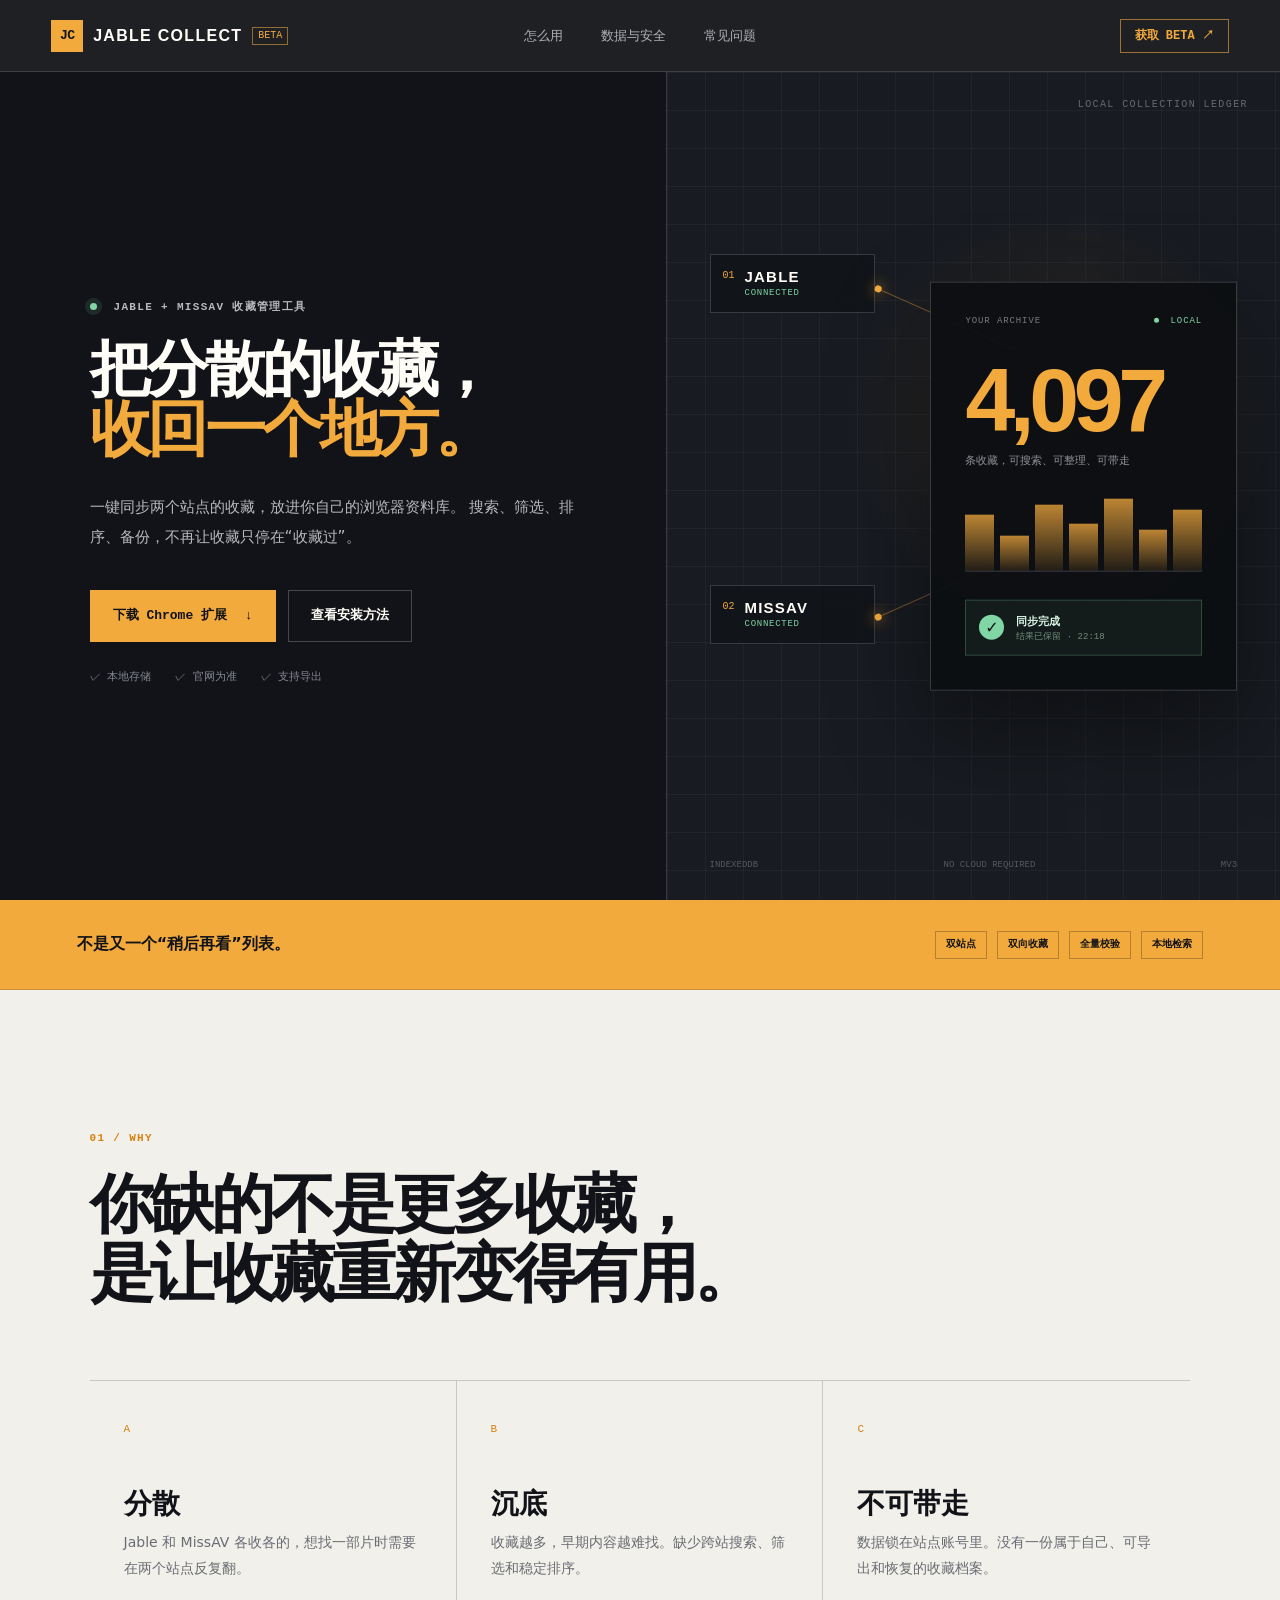
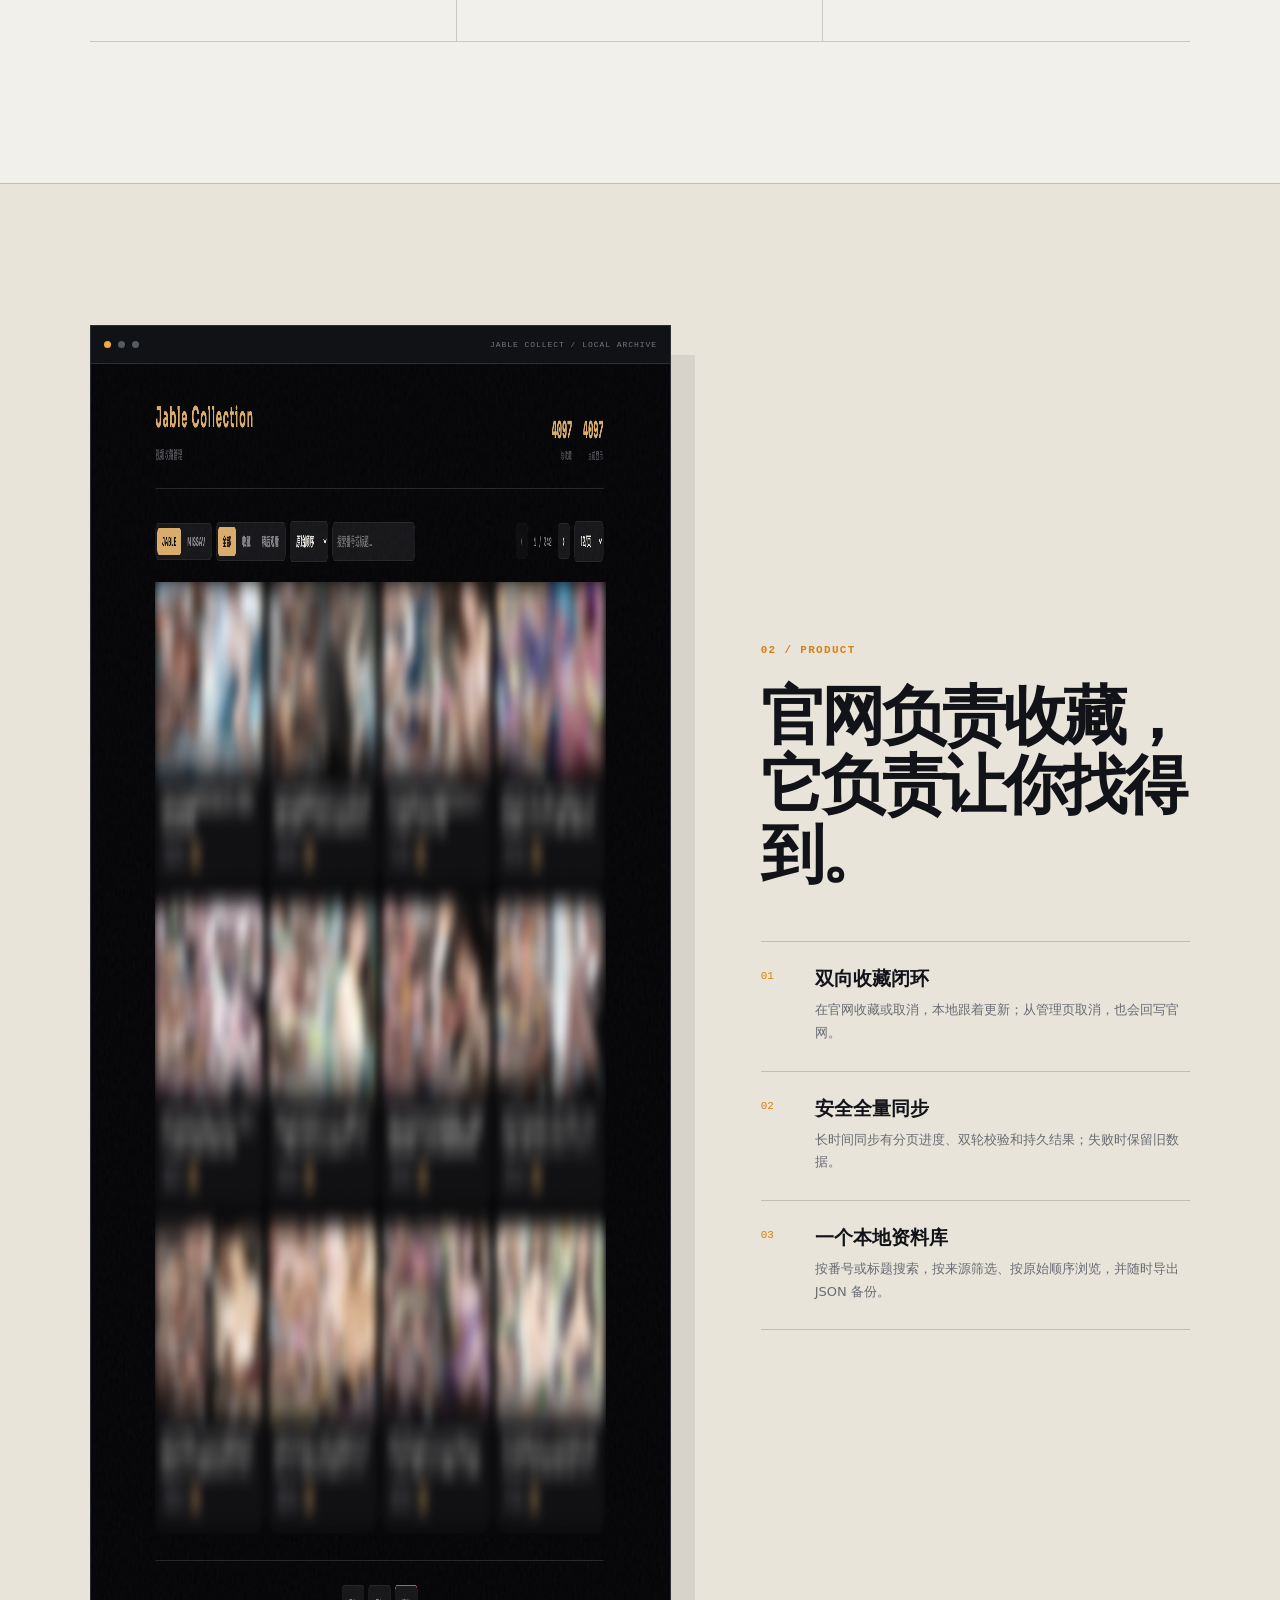
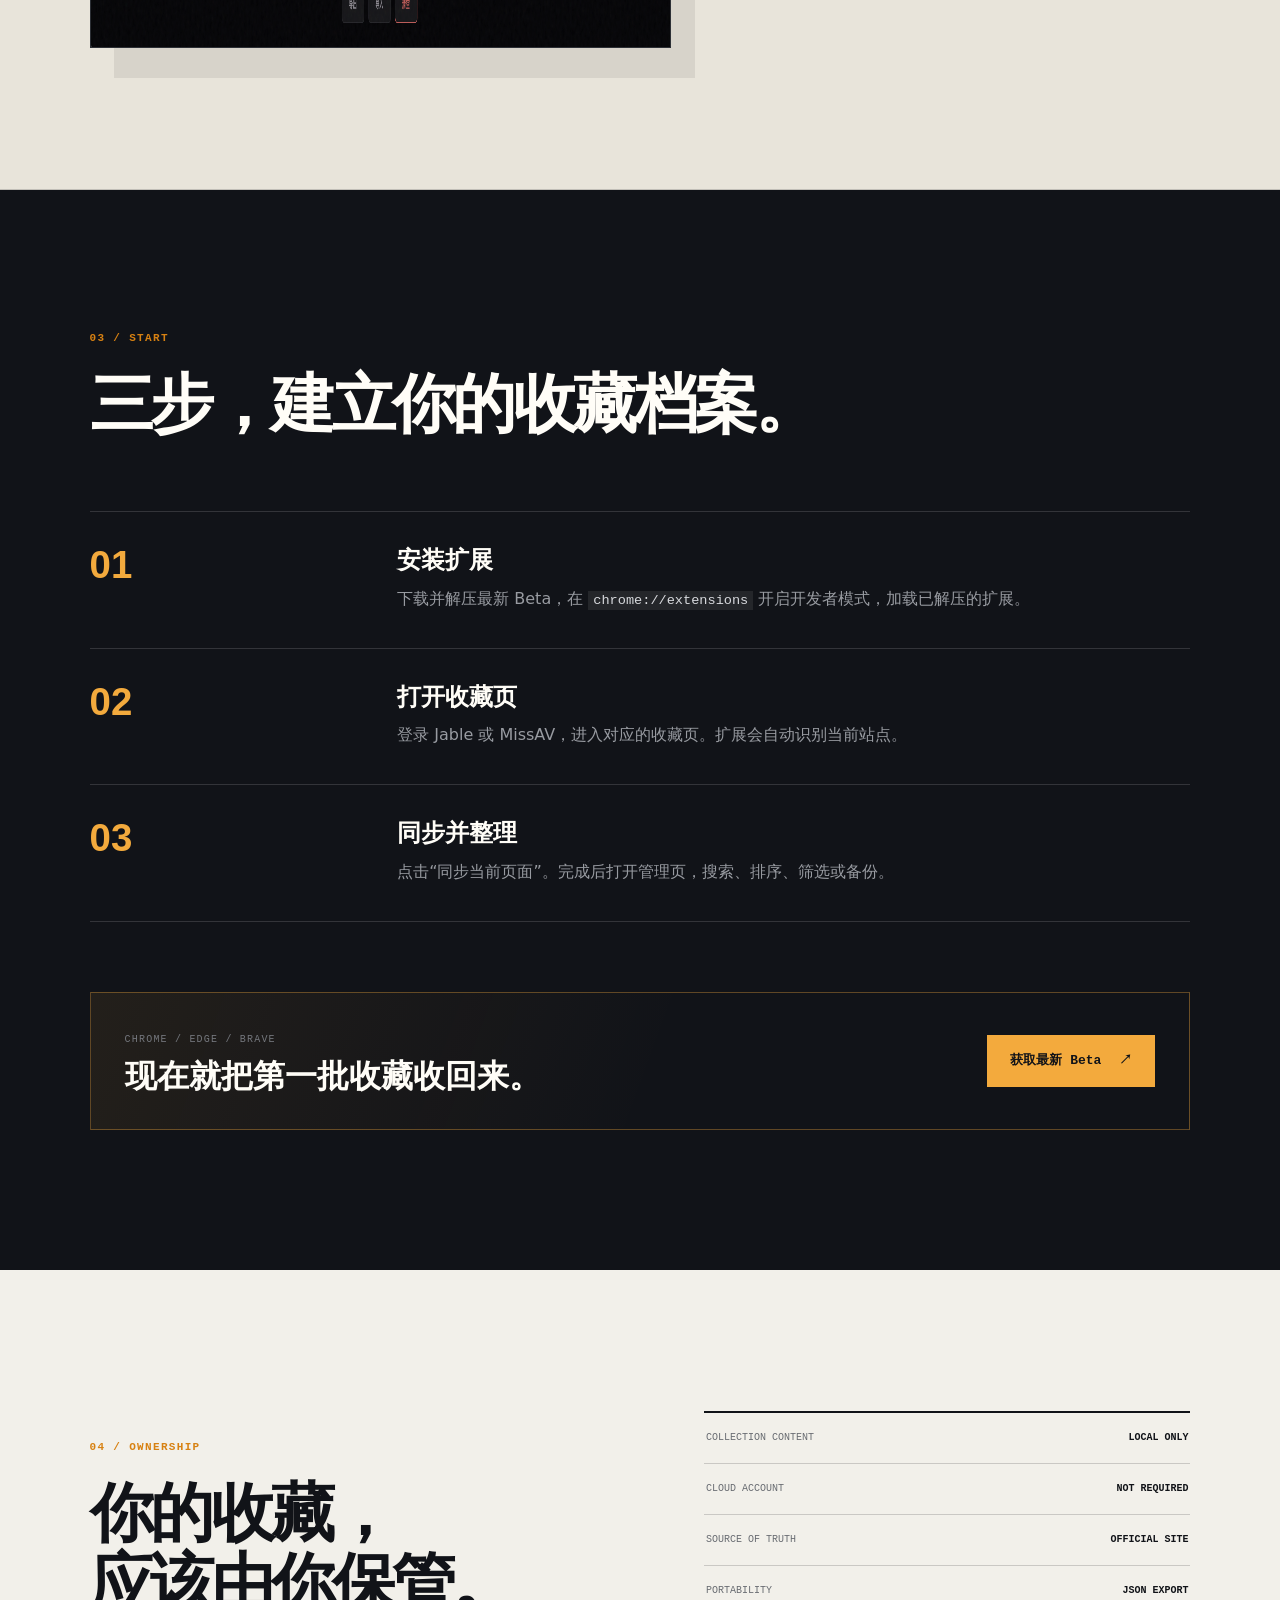
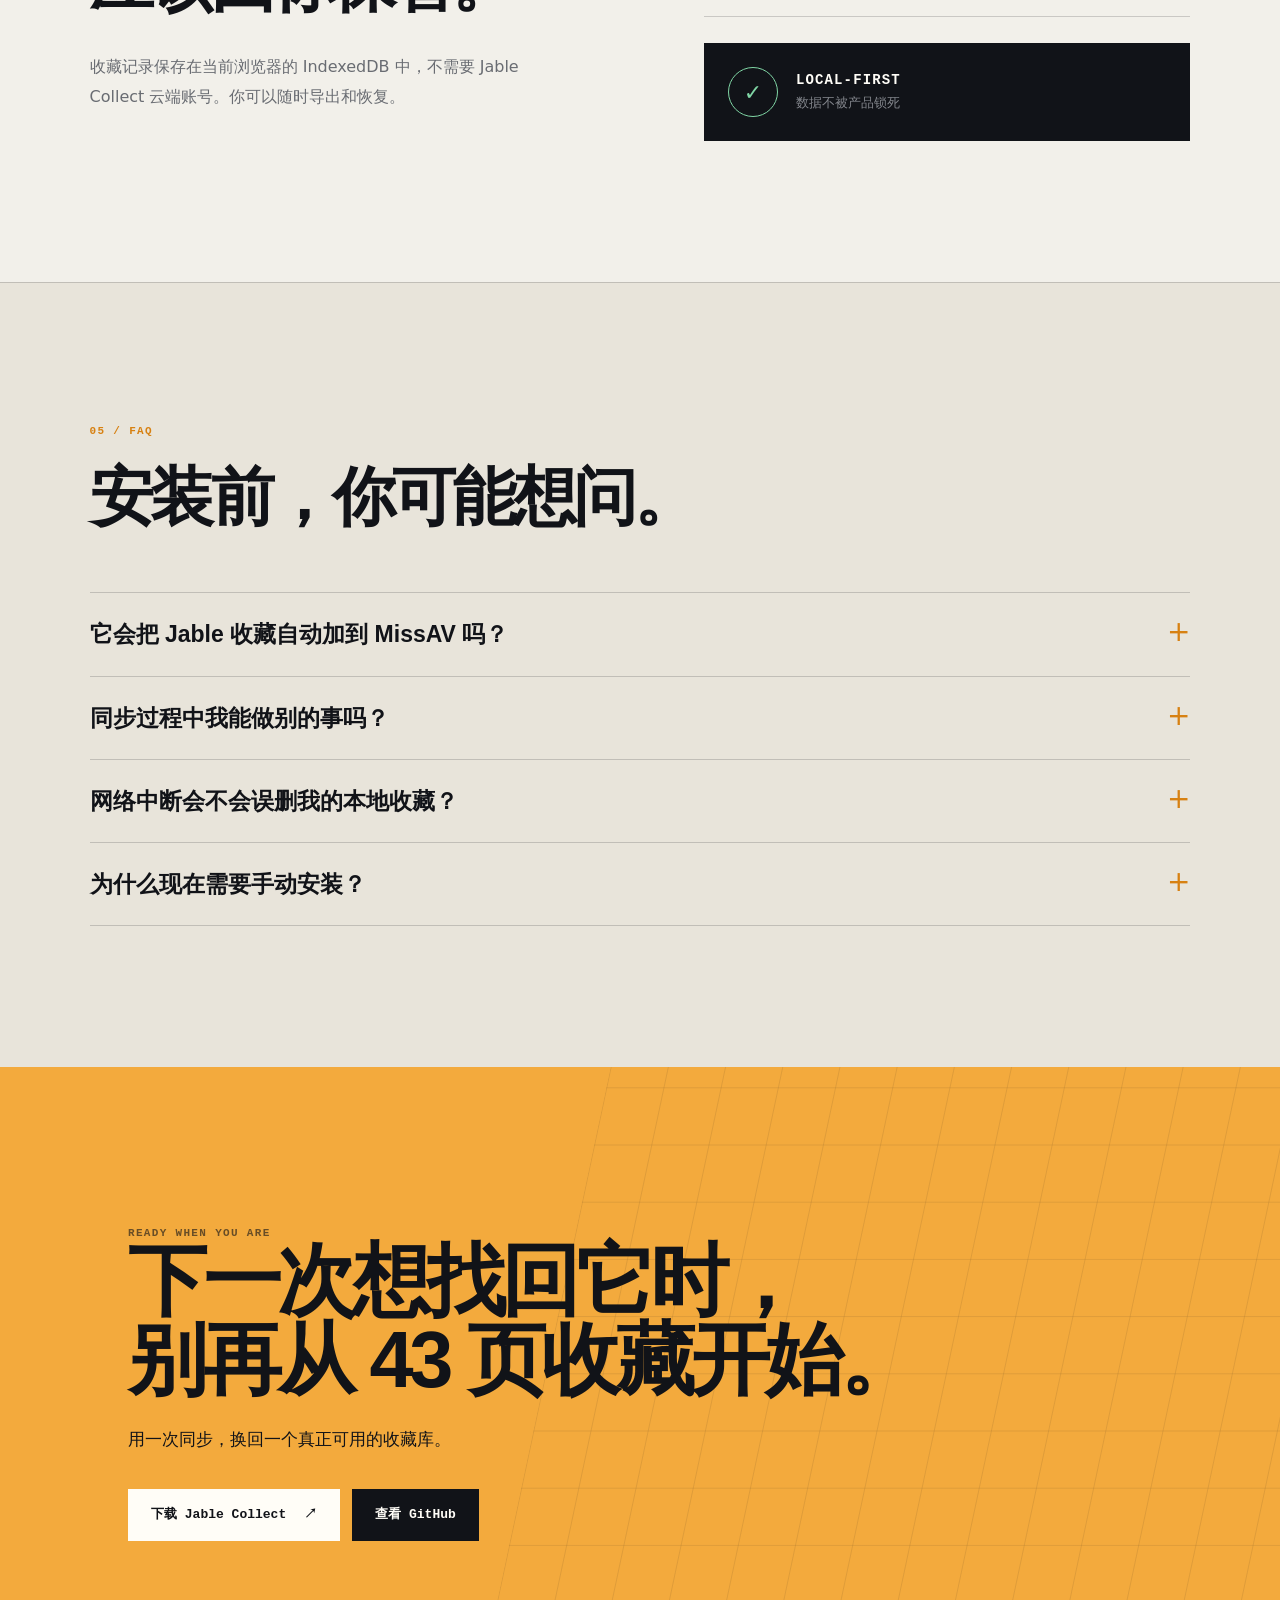
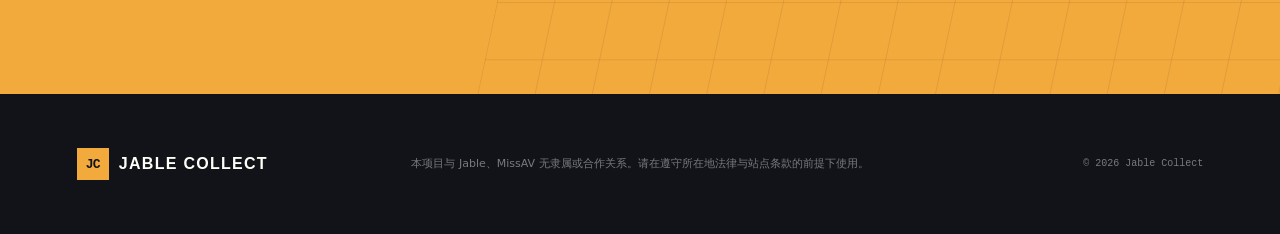
<file: landing/index.html>
<!doctype html>
<html lang="zh-CN">
<head>
  <meta charset="utf-8">
  <meta name="viewport" content="width=device-width, initial-scale=1">
  <meta name="description" content="Jable Collect 把 Jable 与 MissAV 收藏同步到浏览器本地，统一搜索、筛选、排序和备份。">
  <meta name="theme-color" content="#111318">
  <title>Jable Collect — 把分散的收藏，收回一个地方</title>
  <link rel="icon" href="../images/icon128.png">
  <link rel="stylesheet" href="./styles.css">
</head>
<body>
  <a class="skip-link" href="#main">跳到主要内容</a>

  <header class="site-header">
    <a class="brand" href="#top" aria-label="Jable Collect 首页">
      <span class="brand-mark" aria-hidden="true">JC</span>
      <span class="brand-name">Jable Collect</span>
      <span class="brand-tag">BETA</span>
    </a>
    <nav class="nav-links" aria-label="主导航">
      <a href="#how">怎么用</a>
      <a href="#privacy">数据与安全</a>
      <a href="#faq">常见问题</a>
    </nav>
    <a class="header-cta" href="https://github.com/OrangeSAM/jable-collect/releases/latest" target="_blank" rel="noreferrer">
      获取 Beta <span aria-hidden="true">↗</span>
    </a>
  </header>

  <main id="main">
    <section class="hero" id="top">
      <div class="hero-copy reveal">
        <p class="eyebrow"><span class="pulse-dot"></span> Jable + MissAV 收藏管理工具</p>
        <h1><span class="hero-line">把分散的收藏，</span><span class="hero-line hero-line-accent">收回一个地方。</span></h1>
        <p class="hero-lede">
          一键同步两个站点的收藏，放进你自己的浏览器资料库。
          搜索、筛选、排序、备份，不再让收藏只停在“收藏过”。
        </p>
        <div class="hero-actions">
          <a class="button button-primary" href="https://github.com/OrangeSAM/jable-collect/releases/latest" target="_blank" rel="noreferrer">
            下载 Chrome 扩展 <span aria-hidden="true">↓</span>
          </a>
          <a class="button button-ghost" href="#how">查看安装方法</a>
        </div>
        <div class="hero-trust" aria-label="产品特性">
          <span>✓ 本地存储</span>
          <span>✓ 官网为准</span>
          <span>✓ 支持导出</span>
        </div>
      </div>

      <div class="hero-visual reveal" aria-label="Jable 与 MissAV 收藏汇入本地资料库的示意图">
        <div class="visual-label">LOCAL COLLECTION LEDGER</div>
        <div class="source source-jable">
          <span class="source-id">01</span>
          <span class="source-name">JABLE</span>
          <span class="source-state">CONNECTED</span>
        </div>
        <div class="source source-missav">
          <span class="source-id">02</span>
          <span class="source-name">MISSAV</span>
          <span class="source-state">CONNECTED</span>
        </div>
        <div class="rail rail-one"><i></i></div>
        <div class="rail rail-two"><i></i></div>
        <div class="ledger-card">
          <div class="ledger-head">
            <span>YOUR ARCHIVE</span>
            <span class="live-mark"><i></i> LOCAL</span>
          </div>
          <div class="ledger-number">4,097</div>
          <div class="ledger-caption">条收藏，可搜索、可整理、可带走</div>
          <div class="ledger-bars" aria-hidden="true">
            <span style="--size: 74%"></span>
            <span style="--size: 46%"></span>
            <span style="--size: 88%"></span>
            <span style="--size: 62%"></span>
            <span style="--size: 95%"></span>
            <span style="--size: 54%"></span>
            <span style="--size: 81%"></span>
          </div>
          <div class="sync-receipt">
            <span class="receipt-icon">✓</span>
            <span><b>同步完成</b><small>结果已保留 · 22:18</small></span>
          </div>
        </div>
        <div class="visual-foot">
          <span>INDEXEDDB</span>
          <span>NO CLOUD REQUIRED</span>
          <span>MV3</span>
        </div>
      </div>
    </section>

    <section class="proof-strip" aria-label="核心能力">
      <p>不是又一个“稍后再看”列表。</p>
      <div>
        <span>双站点</span>
        <span>双向收藏</span>
        <span>全量校验</span>
        <span>本地检索</span>
      </div>
    </section>

    <section class="section problem-section">
      <div class="section-intro reveal">
        <p class="section-index">01 / WHY</p>
        <h2>你缺的不是更多收藏，<br>是让收藏重新变得有用。</h2>
      </div>
      <div class="problem-grid">
        <article class="problem-card reveal">
          <span class="card-no">A</span>
          <h3>分散</h3>
          <p>Jable 和 MissAV 各收各的，想找一部片时需要在两个站点反复翻。</p>
        </article>
        <article class="problem-card reveal">
          <span class="card-no">B</span>
          <h3>沉底</h3>
          <p>收藏越多，早期内容越难找。缺少跨站搜索、筛选和稳定排序。</p>
        </article>
        <article class="problem-card reveal">
          <span class="card-no">C</span>
          <h3>不可带走</h3>
          <p>数据锁在站点账号里。没有一份属于自己、可导出和恢复的收藏档案。</p>
        </article>
      </div>
    </section>

    <section class="section product-section" id="product">
      <div class="product-shot reveal">
        <div class="window-bar">
          <span></span><span></span><span></span>
          <b>JABLE COLLECT / LOCAL ARCHIVE</b>
        </div>
        <img src="../images/jable-collect.png" alt="Jable Collect 收藏管理页，演示站点切换、搜索、排序和分页" width="1680" height="1283" loading="lazy">
      </div>
      <div class="product-copy reveal">
        <p class="section-index">02 / PRODUCT</p>
        <h2>官网负责收藏，<br>它负责让你找得到。</h2>
        <div class="feature-list">
          <article>
            <span>01</span>
            <div><h3>双向收藏闭环</h3><p>在官网收藏或取消，本地跟着更新；从管理页取消，也会回写官网。</p></div>
          </article>
          <article>
            <span>02</span>
            <div><h3>安全全量同步</h3><p>长时间同步有分页进度、双轮校验和持久结果；失败时保留旧数据。</p></div>
          </article>
          <article>
            <span>03</span>
            <div><h3>一个本地资料库</h3><p>按番号或标题搜索，按来源筛选、按原始顺序浏览，并随时导出 JSON 备份。</p></div>
          </article>
        </div>
      </div>
    </section>

    <section class="section how-section" id="how">
      <div class="section-intro reveal">
        <p class="section-index">03 / START</p>
        <h2>三步，建立你的收藏档案。</h2>
      </div>
      <ol class="steps">
        <li class="reveal">
          <span class="step-number">01</span>
          <div><h3>安装扩展</h3><p>下载并解压最新 Beta，在 <code>chrome://extensions</code> 开启开发者模式，加载已解压的扩展。</p></div>
        </li>
        <li class="reveal">
          <span class="step-number">02</span>
          <div><h3>打开收藏页</h3><p>登录 Jable 或 MissAV，进入对应的收藏页。扩展会自动识别当前站点。</p></div>
        </li>
        <li class="reveal">
          <span class="step-number">03</span>
          <div><h3>同步并整理</h3><p>点击“同步当前页面”。完成后打开管理页，搜索、排序、筛选或备份。</p></div>
        </li>
      </ol>
      <div class="install-cta reveal">
        <div>
          <span class="install-kicker">CHROME / EDGE / BRAVE</span>
          <h3>现在就把第一批收藏收回来。</h3>
        </div>
        <a class="button button-primary" href="https://github.com/OrangeSAM/jable-collect/releases/latest" target="_blank" rel="noreferrer">获取最新 Beta <span aria-hidden="true">↗</span></a>
      </div>
    </section>

    <section class="section privacy-section" id="privacy">
      <div class="privacy-copy reveal">
        <p class="section-index">04 / OWNERSHIP</p>
        <h2>你的收藏，<br>应该由你保管。</h2>
        <p>收藏记录保存在当前浏览器的 IndexedDB 中，不需要 Jable Collect 云端账号。你可以随时导出和恢复。</p>
      </div>
      <div class="privacy-ledger reveal" aria-label="数据流向说明">
        <div class="privacy-row"><span>COLLECTION CONTENT</span><b>LOCAL ONLY</b></div>
        <div class="privacy-row"><span>CLOUD ACCOUNT</span><b>NOT REQUIRED</b></div>
        <div class="privacy-row"><span>SOURCE OF TRUTH</span><b>OFFICIAL SITE</b></div>
        <div class="privacy-row"><span>PORTABILITY</span><b>JSON EXPORT</b></div>
        <div class="privacy-seal">
          <span>✓</span>
          <p><b>LOCAL-FIRST</b><small>数据不被产品锁死</small></p>
        </div>
      </div>
    </section>

    <section class="section faq-section" id="faq">
      <div class="section-intro reveal">
        <p class="section-index">05 / FAQ</p>
        <h2>安装前，你可能想问。</h2>
      </div>
      <div class="faq-list">
        <details class="reveal">
          <summary>它会把 Jable 收藏自动加到 MissAV 吗？<span>+</span></summary>
          <p>不会。两个站点的收藏独立管理，Jable Collect 做的是把它们汇总到同一个本地管理页，不会擅自跨站点添加收藏。</p>
        </details>
        <details class="reveal">
          <summary>同步过程中我能做别的事吗？<span>+</span></summary>
          <p>可以切换到其他标签页，但请不要关闭或跳转正在同步的收藏页。完成或失败后，页面状态栏和扩展图标都会给出结果。</p>
        </details>
        <details class="reveal">
          <summary>网络中断会不会误删我的本地收藏？<span>+</span></summary>
          <p>不会。同步失败时会保留旧数据。MissAV 只有在两轮完整快照一致时，才会用官网结果替换本地收藏。</p>
        </details>
        <details class="reveal">
          <summary>为什么现在需要手动安装？<span>+</span></summary>
          <p>当前版本仍在 Beta 阶段，通过 GitHub Releases 发布，尚未上架 Chrome Web Store。下载时请认准官方仓库。</p>
        </details>
      </div>
    </section>

    <section class="final-cta">
      <div class="final-grid" aria-hidden="true"></div>
      <div class="final-copy reveal">
        <span class="section-index">READY WHEN YOU ARE</span>
        <h2>下一次想找回它时，<br>别再从 43 页收藏开始。</h2>
        <p>用一次同步，换回一个真正可用的收藏库。</p>
        <div class="hero-actions">
          <a class="button button-light" href="https://github.com/OrangeSAM/jable-collect/releases/latest" target="_blank" rel="noreferrer">下载 Jable Collect <span aria-hidden="true">↗</span></a>
          <a class="button button-dark" href="https://github.com/OrangeSAM/jable-collect" target="_blank" rel="noreferrer">查看 GitHub</a>
        </div>
      </div>
    </section>
  </main>

  <footer class="site-footer">
    <a class="brand footer-brand" href="#top"><span class="brand-mark" aria-hidden="true">JC</span><span class="brand-name">Jable Collect</span></a>
    <p>本项目与 Jable、MissAV 无隶属或合作关系。请在遵守所在地法律与站点条款的前提下使用。</p>
    <span>© <span id="year">2026</span> Jable Collect</span>
  </footer>

  <script src="./app.js"></script>
</body>
</html>
</file>
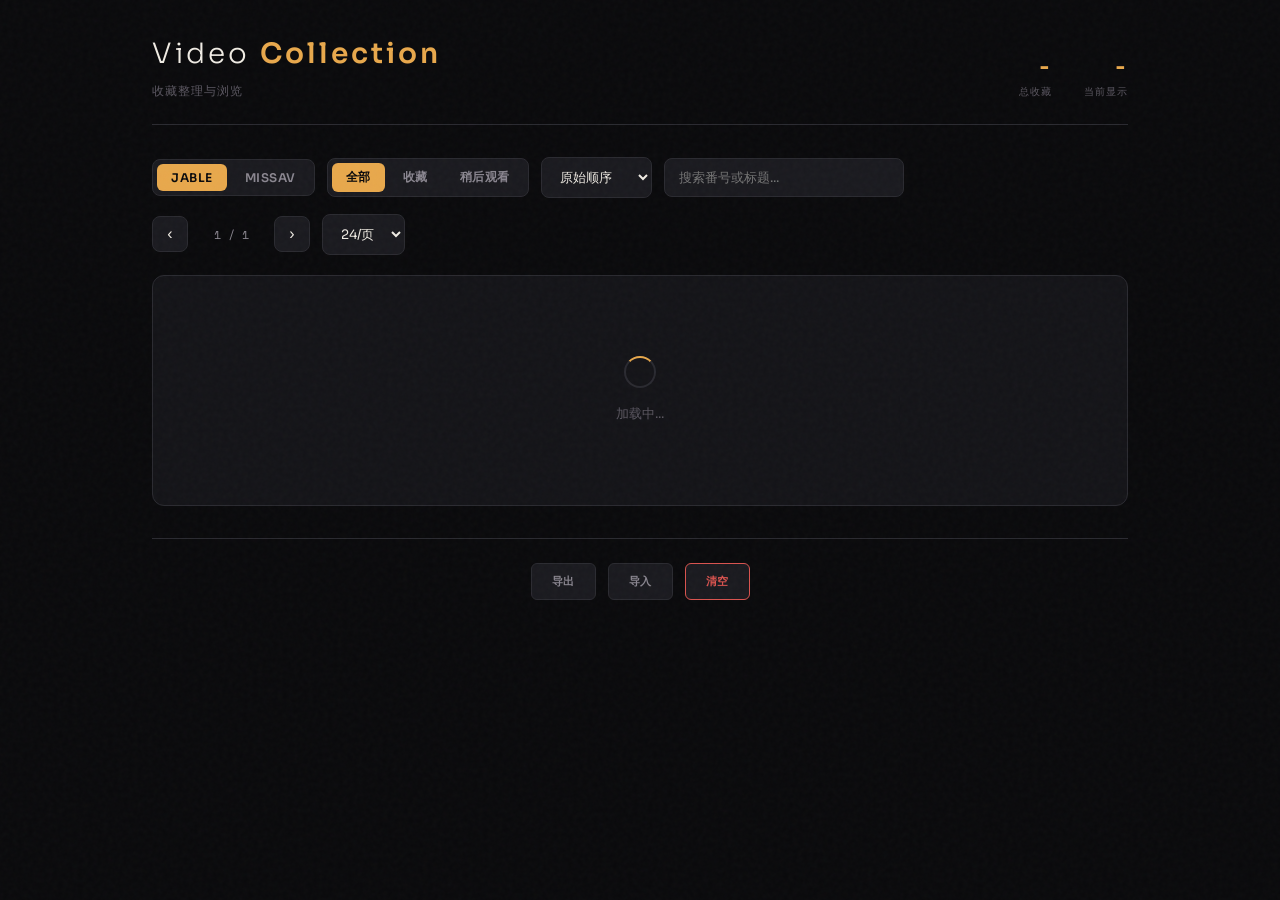
<file: options.html>
<!DOCTYPE html>
<html>
<head>
<meta charset="utf-8">
<title>Jable 收藏管理</title>
<link rel="preconnect" href="https://fonts.googleapis.com">
<link href="https://fonts.googleapis.com/css2?family=Space+Mono:wght@400;700&family=Sora:wght@300;400;600&display=swap" rel="stylesheet">
<style>
  :root {
    --bg-primary: #0a0a0c;
    --bg-secondary: #141418;
    --bg-card: #1a1a1f;
    --bg-hover: #222228;
    --accent: #e8a84c;
    --accent-dim: #b8843a;
    --accent-glow: rgba(232, 168, 76, 0.15);
    --text-primary: #f0ece4;
    --text-secondary: #8a8690;
    --text-dim: #5a5660;
    --border: #2a2a30;
    --danger: #d9534f;
    --success: #5cb85c;
    --font-display: 'Sora', sans-serif;
    --font-mono: 'Space Mono', monospace;
  }

  * {
    margin: 0;
    padding: 0;
    box-sizing: border-box;
  }

  body {
    font-family: var(--font-display);
    background: var(--bg-primary);
    color: var(--text-primary);
    min-height: 100vh;
    line-height: 1.6;
  }

  body::before {
    content: '';
    position: fixed;
    top: 0;
    left: 0;
    width: 100%;
    height: 100%;
    pointer-events: none;
    opacity: 0.03;
    z-index: 9999;
    background-image: url("data:image/svg+xml,%3Csvg viewBox='0 0 200 200' xmlns='http://www.w3.org/2000/svg'%3E%3Cfilter id='noise'%3E%3CfeTurbulence type='fractalNoise' baseFrequency='0.9' numOctaves='4' stitchTiles='stitch'/%3E%3C/filter%3E%3Crect width='100%25' height='100%25' filter='url(%23noise)'/%3E%3C/svg%3E");
  }

  .container {
    max-width: 80%;
    margin: 0 auto;
    padding: 32px 24px;
  }

  .header {
    margin-bottom: 32px;
    padding-bottom: 24px;
    border-bottom: 1px solid var(--border);
    display: flex;
    justify-content: space-between;
    align-items: flex-end;
    gap: 20px;
  }

  .header-left h1 {
    font-family: var(--font-display);
    font-weight: 300;
    font-size: 28px;
    letter-spacing: 3px;
  }

  .header-left h1 span {
    color: var(--accent);
    font-weight: 600;
  }

  .header-left p {
    color: var(--text-dim);
    font-size: 12px;
    letter-spacing: 1px;
    margin-top: 4px;
  }

  .header-stats {
    display: flex;
    gap: 32px;
  }

  .header-stat {
    text-align: right;
  }

  .header-stat-value {
    font-family: var(--font-mono);
    font-size: 24px;
    font-weight: 700;
    color: var(--accent);
  }

  .header-stat-label {
    font-size: 10px;
    color: var(--text-dim);
    text-transform: uppercase;
    letter-spacing: 1px;
  }

  .toolbar {
    display: flex;
    justify-content: space-between;
    align-items: center;
    margin-bottom: 20px;
    gap: 16px;
    flex-wrap: wrap;
  }

  .toolbar-left {
    display: flex;
    align-items: center;
    gap: 12px;
    flex-wrap: wrap;
  }

  .toolbar-right {
    display: flex;
    align-items: center;
    gap: 12px;
  }

  .toolbar-label {
    font-size: 11px;
    color: var(--text-dim);
    text-transform: uppercase;
    letter-spacing: 1px;
  }

  select, input {
    background: var(--bg-card);
    border: 1px solid var(--border);
    color: var(--text-primary);
    padding: 10px 14px;
    border-radius: 8px;
    font-family: var(--font-display);
    font-size: 13px;
    cursor: pointer;
    transition: all 0.2s ease;
  }

  select:hover, input:hover {
    border-color: var(--accent-dim);
  }

  select:focus, input:focus {
    outline: none;
    border-color: var(--accent);
    box-shadow: 0 0 0 3px var(--accent-glow);
  }

  input[type="text"] {
    width: 240px;
  }

  .page-controls {
    display: flex;
    align-items: center;
    gap: 8px;
  }

  .page-btn {
    background: var(--bg-card);
    border: 1px solid var(--border);
    color: var(--text-primary);
    width: 36px;
    height: 36px;
    border-radius: 8px;
    font-size: 16px;
    cursor: pointer;
    transition: all 0.2s ease;
    display: flex;
    align-items: center;
    justify-content: center;
  }

  .page-btn:hover:not(:disabled) {
    background: var(--bg-hover);
    border-color: var(--accent-dim);
  }

  .page-btn:disabled {
    opacity: 0.3;
    cursor: not-allowed;
  }

  .page-info {
    font-family: var(--font-mono);
    font-size: 12px;
    color: var(--text-secondary);
    min-width: 70px;
    text-align: center;
  }

  .video-grid {
    display: grid;
    grid-template-columns: repeat(auto-fill, minmax(280px, 1fr));
    gap: 20px;
  }

  .video-card {
    background: var(--bg-secondary);
    border-radius: 12px;
    overflow: hidden;
    border: 1px solid var(--border);
    transition: all 0.25s ease;
  }

  .video-card:hover {
    border-color: var(--accent-dim);
    cursor: pointer;
  }

  .video-thumb {
    position: relative;
    aspect-ratio: 16/10;
    overflow: hidden;
    background: var(--bg-card);
  }

  .video-thumb img,
  .video-preview {
    width: 100%;
    height: 100%;
    object-fit: cover;
  }

  .video-preview {
    position: absolute;
    top: 0;
    left: 0;
    display: none;
  }

  .video-card:hover .video-preview {
    display: block;
  }

  .video-card:hover .video-thumb > img {
    display: none;
  }

  .video-thumb::after {
    content: '';
    position: absolute;
    bottom: 0;
    left: 0;
    right: 0;
    height: 60px;
    background: linear-gradient(transparent, rgba(0,0,0,0.6));
    pointer-events: none;
  }

  .video-content {
    padding: 16px;
    display: flex;
    flex-direction: column;
    gap: 12px;
  }

  .video-title {
    font-size: 13px;
    color: var(--text-primary);
    line-height: 1.5;
    display: -webkit-box;
    -webkit-line-clamp: 2;
    -webkit-box-orient: vertical;
    overflow: hidden;
    margin-bottom: 12px;
    min-height: 40px;
  }

  .video-meta {
    display: flex;
    justify-content: flex-start;
    align-items: center;
  }

  .video-actions {
    display: flex;
    gap: 8px;
    flex-wrap: wrap;
    margin-top: auto;
  }

  .video-remove-btn {
    padding: 7px 12px;
    border-radius: 8px;
    border: 1px solid rgba(217, 83, 79, 0.35);
    background: rgba(217, 83, 79, 0.08);
    color: #f2b8b6;
    font-family: var(--font-display);
    font-size: 12px;
    font-weight: 600;
    cursor: pointer;
    transition: all 0.2s ease;
  }

  .video-remove-btn:hover:not(:disabled) {
    background: rgba(217, 83, 79, 0.16);
    border-color: rgba(217, 83, 79, 0.55);
    color: #ffd2cf;
  }

  .video-remove-btn:disabled {
    opacity: 0.55;
    cursor: not-allowed;
  }

  .video-remove-btn.pending {
    background: rgba(232, 168, 76, 0.12);
    border-color: rgba(232, 168, 76, 0.35);
    color: var(--accent);
  }

  .video-tags {
    display: flex;
    gap: 8px;
    align-items: center;
    flex-wrap: wrap;
  }

  .video-id-tag {
    font-family: var(--font-mono);
    font-size: 11px;
    font-weight: 700;
    color: var(--text-secondary);
    padding: 2px 8px;
    background: var(--bg-card);
    border: 1px solid var(--border);
    border-radius: 4px;
  }

  .video-time {
    font-size: 11px;
    color: var(--text-dim);
  }

  .btn {
    padding: 6px 12px;
    border: none;
    border-radius: 6px;
    font-family: var(--font-display);
    font-size: 11px;
    font-weight: 600;
    cursor: pointer;
    transition: all 0.2s ease;
    text-transform: uppercase;
    letter-spacing: 0.5px;
  }

  .empty-state {
    grid-column: 1 / -1;
    padding: 80px 40px;
    text-align: center;
    background: var(--bg-secondary);
    border-radius: 12px;
    border: 1px solid var(--border);
  }

  .empty-state-icon {
    width: 56px;
    height: 56px;
    margin: 0 auto 20px;
    opacity: 0.3;
  }

  .empty-state h3 {
    font-size: 16px;
    font-weight: 400;
    color: var(--text-secondary);
    margin-bottom: 8px;
  }

  .empty-state p {
    font-size: 13px;
    color: var(--text-dim);
  }

  .pagination-bar {
    display: flex;
    justify-content: center;
    align-items: center;
    margin-top: 24px;
    gap: 16px;
  }

  .pagination-info {
    font-size: 12px;
    color: var(--text-dim);
  }

  .data-actions {
    display: flex;
    justify-content: center;
    gap: 12px;
    margin-top: 32px;
    padding-top: 24px;
    border-top: 1px solid var(--border);
    flex-wrap: wrap;
  }

  .btn-secondary {
    background: var(--bg-card);
    border: 1px solid var(--border);
    color: var(--text-secondary);
    padding: 10px 20px;
  }

  .btn-secondary:hover {
    border-color: var(--accent-dim);
    color: var(--accent);
  }

  .btn-accent {
    background: var(--accent);
    color: var(--bg-primary);
    padding: 10px 20px;
  }

  .btn-accent:hover {
    background: var(--accent-dim);
  }

  .toast {
    position: fixed;
    bottom: 32px;
    left: 50%;
    transform: translateX(-50%) translateY(100px);
    padding: 14px 28px;
    border-radius: 8px;
    font-size: 13px;
    font-weight: 600;
    opacity: 0;
    transition: all 0.3s cubic-bezier(0.4, 0, 0.2, 1);
    z-index: 10000;
    box-shadow: 0 8px 32px rgba(0,0,0,0.4);
  }

  .toast.show {
    transform: translateX(-50%) translateY(0);
    opacity: 1;
  }

  .toast.success {
    background: var(--success);
    color: white;
  }

  .toast.error {
    background: var(--danger);
    color: white;
  }

  .loading {
    grid-column: 1 / -1;
    display: flex;
    flex-direction: column;
    align-items: center;
    justify-content: center;
    padding: 80px 40px;
    gap: 16px;
    background: var(--bg-secondary);
    border-radius: 12px;
    border: 1px solid var(--border);
  }

  .spinner {
    width: 32px;
    height: 32px;
    border: 2px solid var(--border);
    border-top-color: var(--accent);
    border-radius: 50%;
    animation: spin 0.8s linear infinite;
  }

  @keyframes spin {
    to { transform: rotate(360deg); }
  }

  .loading p {
    color: var(--text-dim);
    font-size: 13px;
  }

  .site-tabs,
  .source-tabs {
    display: flex;
    gap: 4px;
    background: var(--bg-card);
    border: 1px solid var(--border);
    border-radius: 8px;
    padding: 4px;
  }

  .site-tab,
  .source-tab {
    padding: 6px 14px;
    border: none;
    border-radius: 6px;
    background: transparent;
    color: var(--text-secondary);
    font-family: var(--font-display);
    font-size: 12px;
    font-weight: 600;
    cursor: pointer;
    transition: all 0.2s ease;
    text-transform: uppercase;
    letter-spacing: 0.5px;
    white-space: nowrap;
  }

  .site-tab:hover,
  .source-tab:hover {
    color: var(--text-primary);
    background: var(--bg-hover);
  }

  .site-tab.active,
  .source-tab.active {
    background: var(--accent);
    color: var(--bg-primary);
  }

  .source-tabs.hidden {
    display: none;
  }

  .video-source-badge {
    font-size: 10px;
    font-family: var(--font-mono);
    padding: 2px 7px;
    border-radius: 3px;
    text-transform: uppercase;
    letter-spacing: 0.5px;
    font-weight: 700;
  }

  .video-source-badge.favorites {
    background: rgba(232, 168, 76, 0.15);
    color: var(--accent);
    border: 1px solid rgba(232, 168, 76, 0.3);
  }

  .video-source-badge.watch-later {
    background: rgba(92, 184, 92, 0.15);
    color: var(--success);
    border: 1px solid rgba(92, 184, 92, 0.3);
  }

  .video-source-badge.both {
    background: rgba(255, 255, 255, 0.08);
    color: var(--text-secondary);
    border: 1px solid var(--border);
  }

  @media (max-width: 768px) {
    .header {
      flex-direction: column;
      align-items: flex-start;
      gap: 16px;
    }

    .header-stats {
      width: 100%;
      justify-content: flex-start;
    }

    .toolbar {
      flex-direction: column;
      align-items: stretch;
    }

    .toolbar-left, .toolbar-right {
      flex-wrap: wrap;
    }

    input[type="text"] {
      width: 100%;
    }

    .video-grid {
      grid-template-columns: repeat(auto-fill, minmax(220px, 1fr));
      gap: 12px;
    }
  }
</style>
</head>
<body>
  <div class="container">
    <header class="header">
      <div class="header-left">
        <h1>Video <span>Collection</span></h1>
        <p id="site-subtitle">收藏整理与浏览</p>
      </div>
      <div class="header-stats">
        <div class="header-stat">
          <div class="header-stat-value" id="total-count">-</div>
          <div class="header-stat-label" id="total-count-label">总收藏</div>
        </div>
        <div class="header-stat">
          <div class="header-stat-value" id="display-count">-</div>
          <div class="header-stat-label">当前显示</div>
        </div>
      </div>
    </header>

    <div class="toolbar">
      <div class="toolbar-left">
        <div class="site-tabs" id="site-tabs">
          <button class="site-tab active" data-site="jable">Jable</button>
          <button class="site-tab" data-site="missav">MissAV</button>
        </div>
        <div class="source-tabs" id="source-tabs">
          <button class="source-tab active" data-source="all">全部</button>
          <button class="source-tab" data-source="favorites">收藏</button>
          <button class="source-tab" data-source="watchLater">稍后观看</button>
        </div>
        <select id="sort-select">
          <option value="original">原始顺序</option>
          <option value="videoId-asc">番号 A→Z</option>
          <option value="videoId-desc">番号 Z→A</option>
        </select>
        <input type="text" id="search-input" placeholder="搜索番号或标题...">
      </div>

      <div class="toolbar-right">
        <div class="page-controls">
          <button class="page-btn" id="prev-btn">‹</button>
          <span class="page-info" id="page-info">1 / 1</span>
          <button class="page-btn" id="next-btn">›</button>
        </div>
        <select id="page-size">
          <option value="12">12/页</option>
          <option value="24" selected>24/页</option>
          <option value="48">48/页</option>
        </select>
      </div>
    </div>

    <div class="video-grid" id="video-list">
      <div class="loading">
        <div class="spinner"></div>
        <p>加载中...</p>
      </div>
    </div>

    <div class="data-actions">
      <button class="btn btn-secondary" id="export-data">导出</button>
      <button class="btn btn-secondary" id="import-data">导入</button>
      <button class="btn btn-secondary" id="clear-data" style="border-color: var(--danger); color: var(--danger);">清空</button>
      <input type="file" id="import-file" accept=".json" style="display:none">
    </div>
  </div>

  <div class="toast" id="toast"></div>

  <script src="options.js"></script>
</body>
</html>
</file>
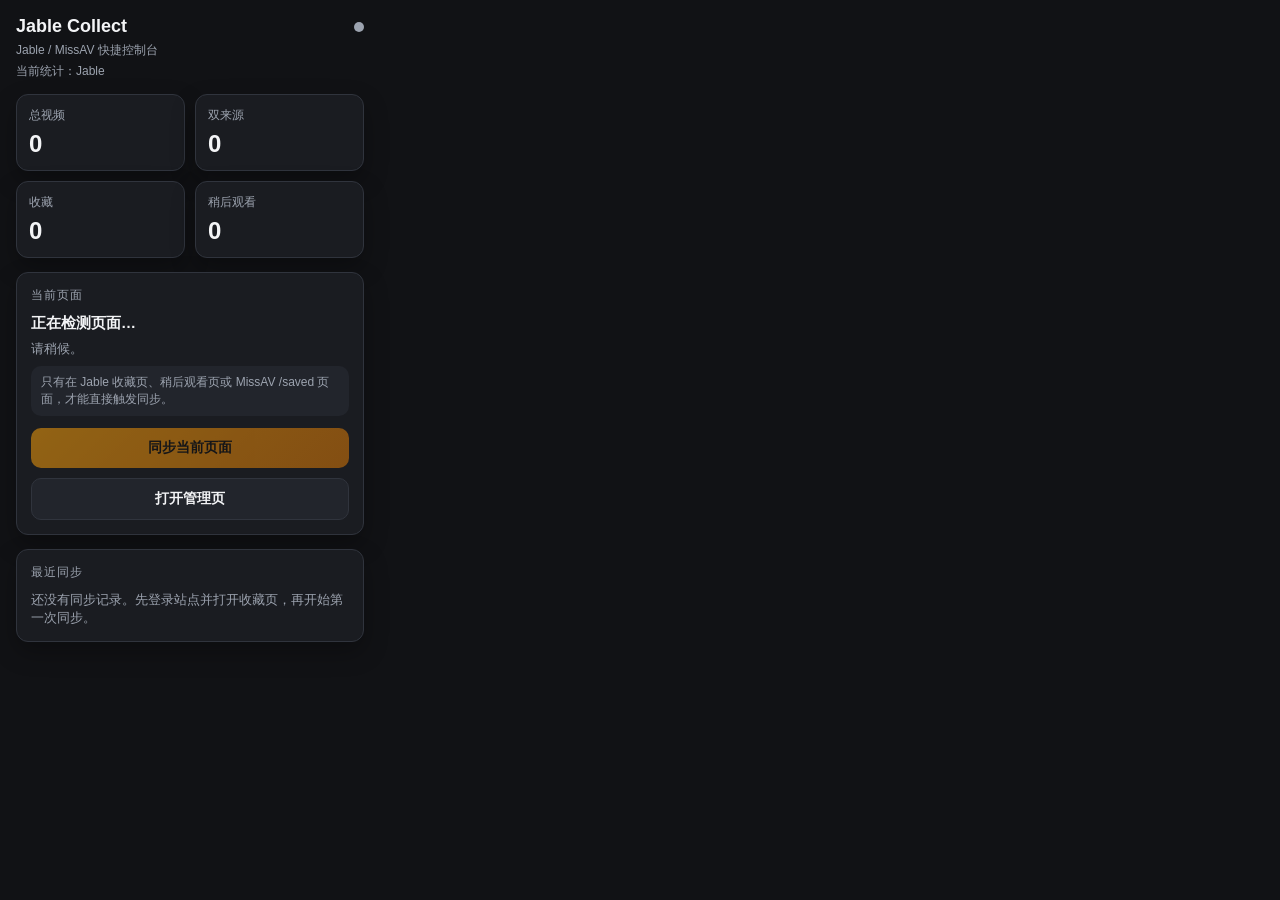
<file: popup.html>
<!DOCTYPE html>
<html>
<head>
<meta charset="utf-8">
<title>Jable Collect</title>
<style>
  :root {
    --bg: #111215;
    --panel: #1a1c21;
    --panel-soft: #22252c;
    --border: #30343d;
    --text: #f3f4f6;
    --muted: #9ca3af;
    --accent: #f59e0b;
    --accent-strong: #d97706;
    --success: #22c55e;
    --danger: #ef4444;
    --shadow: rgba(0, 0, 0, 0.28);
  }

  * {
    box-sizing: border-box;
  }

  body {
    margin: 0;
    width: 380px;
    padding: 16px;
    font-family: -apple-system, BlinkMacSystemFont, 'Segoe UI', Roboto, sans-serif;
    background: var(--bg);
    color: var(--text);
  }

  .shell {
    display: flex;
    flex-direction: column;
    gap: 14px;
  }

  .header {
    display: flex;
    justify-content: space-between;
    align-items: flex-start;
    gap: 12px;
  }

  .title {
    font-size: 18px;
    font-weight: 700;
    line-height: 1.2;
  }

  .subtitle {
    margin-top: 4px;
    font-size: 12px;
    color: var(--muted);
  }

  .status-dot {
    width: 10px;
    height: 10px;
    border-radius: 50%;
    background: var(--muted);
    margin-top: 6px;
    flex-shrink: 0;
  }

  .status-dot.success { background: var(--success); }
  .status-dot.error { background: var(--danger); }
  .status-dot.running { background: var(--accent); }

  .stats {
    display: grid;
    grid-template-columns: repeat(2, minmax(0, 1fr));
    gap: 10px;
  }

  .stat-card,
  .panel {
    background: var(--panel);
    border: 1px solid var(--border);
    border-radius: 12px;
    box-shadow: 0 10px 24px var(--shadow);
  }

  .stat-card {
    padding: 12px;
  }

  .stat-label {
    font-size: 12px;
    color: var(--muted);
  }

  .stat-value {
    margin-top: 6px;
    font-size: 24px;
    font-weight: 700;
  }

  .panel {
    padding: 14px;
  }

  .panel-title {
    font-size: 12px;
    text-transform: uppercase;
    letter-spacing: 0.08em;
    color: var(--muted);
    margin-bottom: 10px;
  }

  .page-title {
    font-size: 15px;
    font-weight: 600;
    margin-bottom: 6px;
  }

  .panel-text {
    font-size: 13px;
    color: var(--muted);
    line-height: 1.5;
  }

  .sync-note {
    margin-top: 8px;
    padding: 8px 10px;
    border-radius: 10px;
    background: var(--panel-soft);
    font-size: 12px;
    color: var(--muted);
  }

  .actions {
    display: flex;
    flex-direction: column;
    gap: 10px;
    margin-top: 12px;
  }

  button {
    width: 100%;
    border: 0;
    border-radius: 10px;
    padding: 11px 14px;
    font-size: 14px;
    font-weight: 600;
    cursor: pointer;
    transition: transform 0.15s ease, opacity 0.15s ease, background 0.15s ease;
  }

  button:hover:not(:disabled) {
    transform: translateY(-1px);
  }

  button:disabled {
    cursor: not-allowed;
    opacity: 0.55;
  }

  .btn-primary {
    background: linear-gradient(135deg, var(--accent) 0%, var(--accent-strong) 100%);
    color: #111;
  }

  .btn-secondary {
    background: var(--panel-soft);
    color: var(--text);
    border: 1px solid var(--border);
  }

  .status-row {
    display: flex;
    flex-direction: column;
    gap: 6px;
    font-size: 13px;
  }

  .status-main {
    font-weight: 600;
  }

  .status-meta {
    color: var(--muted);
    font-size: 12px;
  }

  .empty {
    color: var(--muted);
    font-size: 13px;
  }
</style>
</head>
<body>
<div class="shell">
  <div class="header">
    <div>
      <div class="title">Jable Collect</div>
      <div class="subtitle">Jable / MissAV 快捷控制台</div>
      <div class="subtitle" id="stats-site">当前统计：Jable</div>
    </div>
    <div class="status-dot" id="status-dot"></div>
  </div>

  <div class="stats">
    <div class="stat-card">
      <div class="stat-label" id="total-label">总视频</div>
      <div class="stat-value" id="total-count">0</div>
    </div>
    <div class="stat-card">
      <div class="stat-label" id="both-label">双来源</div>
      <div class="stat-value" id="both-count">0</div>
    </div>
    <div class="stat-card">
      <div class="stat-label" id="favorites-label">收藏</div>
      <div class="stat-value" id="favorites-count">0</div>
    </div>
    <div class="stat-card">
      <div class="stat-label" id="watch-later-label">稍后观看</div>
      <div class="stat-value" id="watch-later-count">0</div>
    </div>
  </div>

  <div class="panel">
    <div class="panel-title">当前页面</div>
    <div class="page-title" id="page-title">正在检测页面…</div>
    <div class="panel-text" id="page-description">请稍候。</div>
    <div class="sync-note" id="sync-note">只有在 Jable 收藏页、稍后观看页或 MissAV /saved 页面，才能直接触发同步。</div>
    <div class="actions">
      <button class="btn-primary" id="sync-button" disabled>同步当前页面</button>
      <button class="btn-secondary" id="open-options">打开管理页</button>
    </div>
  </div>

  <div class="panel">
    <div class="panel-title">最近同步</div>
    <div id="sync-status" class="empty">还没有同步记录。先登录站点并打开收藏页，再开始第一次同步。</div>
  </div>
</div>

<script src="popup.js"></script>
</body>
</html>
</file>
<file: landing/styles.css>
:root {
  --ink: #111318;
  --ink-soft: #181b21;
  --paper: #f2f0ea;
  --paper-deep: #e8e4da;
  --line: rgba(17, 19, 24, 0.18);
  --line-dark: rgba(255, 255, 255, 0.14);
  --muted: #696c72;
  --amber: #f3aa3d;
  --amber-deep: #d78112;
  --green: #80d6a5;
  --white: #fffdf7;
  --display: "Arial Narrow", "PingFang SC", "Microsoft YaHei", sans-serif;
  --body: "PingFang SC", "Microsoft YaHei", system-ui, sans-serif;
  --mono: "SFMono-Regular", Consolas, "Liberation Mono", monospace;
}

* { box-sizing: border-box; }
html { scroll-behavior: smooth; }
body {
  margin: 0;
  overflow-x: hidden;
  background: var(--paper);
  color: var(--ink);
  font-family: var(--body);
  text-rendering: optimizeLegibility;
}
a { color: inherit; text-decoration: none; }
img { max-width: 100%; display: block; }
button, a { -webkit-tap-highlight-color: transparent; }

.skip-link {
  position: fixed;
  top: 12px;
  left: 12px;
  z-index: 100;
  padding: 10px 14px;
  background: var(--white);
  color: var(--ink);
  transform: translateY(-160%);
}
.skip-link:focus { transform: translateY(0); }

.site-header {
  position: sticky;
  top: 0;
  z-index: 30;
  min-height: 72px;
  padding: 0 clamp(20px, 4vw, 64px);
  display: grid;
  grid-template-columns: 1fr auto 1fr;
  align-items: center;
  border-bottom: 1px solid var(--line-dark);
  background: rgba(17, 19, 24, 0.94);
  color: var(--white);
  backdrop-filter: blur(18px);
}
.brand { display: inline-flex; align-items: center; gap: 10px; width: max-content; }
.brand-mark {
  width: 32px;
  height: 32px;
  display: grid;
  place-items: center;
  background: var(--amber);
  color: var(--ink);
  font: 800 13px/1 var(--mono);
  letter-spacing: -0.05em;
}
.brand-name { font: 700 16px/1 var(--display); letter-spacing: 0.08em; text-transform: uppercase; }
.brand-tag {
  padding: 3px 5px;
  border: 1px solid rgba(243, 170, 61, 0.55);
  color: var(--amber);
  font: 10px/1 var(--mono);
}
.nav-links { display: flex; align-items: center; gap: clamp(20px, 3vw, 44px); }
.nav-links a { color: #afb1b5; font-size: 13px; transition: color 160ms ease; }
.nav-links a:hover { color: var(--white); }
.header-cta {
  justify-self: end;
  padding: 10px 14px;
  border: 1px solid rgba(243, 170, 61, 0.6);
  color: var(--amber);
  font: 700 12px/1 var(--mono);
  text-transform: uppercase;
  transition: background 160ms ease, color 160ms ease;
}
.header-cta:hover { background: var(--amber); color: var(--ink); }

.hero {
  min-height: calc(100vh - 72px);
  display: grid;
  grid-template-columns: minmax(0, 1.04fr) minmax(420px, 0.96fr);
  background: var(--ink);
  color: var(--white);
  overflow: hidden;
}
.hero-copy {
  padding: clamp(76px, 10vw, 152px) clamp(28px, 7vw, 112px) clamp(70px, 9vw, 128px);
  align-self: center;
}
.eyebrow, .section-index {
  margin: 0 0 24px;
  font: 700 11px/1.4 var(--mono);
  letter-spacing: 0.12em;
  text-transform: uppercase;
}
.eyebrow { color: #b7b9bd; }
.pulse-dot {
  width: 7px;
  height: 7px;
  display: inline-block;
  margin-right: 9px;
  border-radius: 50%;
  background: var(--green);
  box-shadow: 0 0 0 5px rgba(128, 214, 165, 0.12);
}
.hero h1, .section h2, .final-cta h2 {
  margin: 0;
  font-family: var(--display);
  font-weight: 800;
  letter-spacing: -0.055em;
}
.hero h1 {
  max-width: 820px;
  font-size: clamp(48px, 4.8vw, 82px);
  line-height: 0.98;
}
.hero-line { display: block; white-space: nowrap; }
.hero-line-accent { color: var(--amber); }
.hero-lede {
  max-width: 650px;
  margin: 34px 0 0;
  color: #b7b9bd;
  font-size: clamp(15px, 1.2vw, 18px);
  line-height: 1.9;
}
.hero-actions { display: flex; flex-wrap: wrap; gap: 12px; margin-top: 38px; }
.button {
  min-height: 52px;
  padding: 0 22px;
  display: inline-flex;
  align-items: center;
  justify-content: center;
  gap: 18px;
  border: 1px solid transparent;
  font: 700 13px/1 var(--mono);
  transition: transform 180ms ease, background 180ms ease, border-color 180ms ease;
}
.button:hover { transform: translateY(-2px); }
.button-primary { background: var(--amber); color: var(--ink); }
.button-primary:hover { background: #ffc266; }
.button-ghost { border-color: rgba(255, 255, 255, 0.22); color: var(--white); }
.button-ghost:hover { border-color: rgba(255, 255, 255, 0.55); }
.hero-trust {
  display: flex;
  flex-wrap: wrap;
  gap: 12px 24px;
  margin-top: 28px;
  color: #85888e;
  font: 11px/1.4 var(--mono);
}

.hero-visual {
  position: relative;
  min-height: 620px;
  border-left: 1px solid var(--line-dark);
  background:
    linear-gradient(rgba(255,255,255,.035) 1px, transparent 1px),
    linear-gradient(90deg, rgba(255,255,255,.035) 1px, transparent 1px),
    radial-gradient(circle at 64% 42%, rgba(243,170,61,.12), transparent 34%),
    var(--ink-soft);
  background-size: 38px 38px, 38px 38px, auto, auto;
}
.visual-label {
  position: absolute;
  top: 28px;
  right: 32px;
  color: #666970;
  font: 10px/1 var(--mono);
  letter-spacing: .14em;
}
.source {
  position: absolute;
  left: 7%;
  width: 165px;
  padding: 14px 12px;
  display: grid;
  grid-template-columns: auto 1fr;
  gap: 5px 10px;
  border: 1px solid rgba(255,255,255,.16);
  background: rgba(17,19,24,.86);
}
.source-jable { top: 22%; }
.source-missav { top: 62%; }
.source-id { grid-row: span 2; color: var(--amber); font: 10px/1.4 var(--mono); }
.source-name { font: 800 15px/1 var(--display); letter-spacing: .08em; }
.source-state { color: var(--green); font: 9px/1 var(--mono); letter-spacing: .08em; }
.rail {
  position: absolute;
  left: calc(7% + 165px);
  width: 25%;
  height: 1px;
  background: rgba(243,170,61,.38);
  transform-origin: left;
}
.rail-one { top: calc(22% + 33px); transform: rotate(24deg); }
.rail-two { top: calc(62% + 33px); transform: rotate(-24deg); }
.rail i {
  position: absolute;
  top: -3px;
  width: 7px;
  height: 7px;
  border-radius: 50%;
  background: var(--amber);
  box-shadow: 0 0 14px var(--amber);
  animation: flow 3.2s ease-in-out infinite;
}
.rail-two i { animation-delay: 1.2s; }
@keyframes flow { 0% { left: 0; opacity: 0; } 18%, 82% { opacity: 1; } 100% { left: 100%; opacity: 0; } }
.ledger-card {
  position: absolute;
  top: 50%;
  right: 7%;
  width: min(360px, 50%);
  padding: clamp(22px, 3vw, 34px);
  transform: translateY(-50%);
  border: 1px solid rgba(255,255,255,.18);
  background: rgba(12,14,18,.94);
  box-shadow: 0 38px 90px rgba(0,0,0,.42);
}
.ledger-head { display: flex; justify-content: space-between; color: #777a80; font: 9px/1 var(--mono); letter-spacing: .1em; }
.live-mark { color: var(--green); }
.live-mark i { display: inline-block; width: 5px; height: 5px; margin-right: 5px; border-radius: 50%; background: currentColor; }
.ledger-number { margin-top: 34px; color: var(--amber); font: 800 clamp(54px, 7vw, 92px)/.9 var(--display); letter-spacing: -.06em; }
.ledger-caption { margin-top: 12px; color: #909298; font-size: 11px; }
.ledger-bars { height: 76px; margin: 28px 0; display: flex; align-items: end; gap: 6px; border-bottom: 1px solid #383b42; }
.ledger-bars span { flex: 1; height: var(--size); background: linear-gradient(var(--amber), rgba(243,170,61,.12)); opacity: .76; }
.sync-receipt { padding: 13px; display: flex; align-items: center; gap: 12px; border: 1px solid rgba(128,214,165,.25); background: rgba(128,214,165,.06); }
.receipt-icon { width: 25px; height: 25px; display: grid; place-items: center; border-radius: 50%; background: var(--green); color: var(--ink); font-weight: 900; }
.sync-receipt b, .sync-receipt small { display: block; }
.sync-receipt b { color: #d8f6e5; font-size: 11px; }
.sync-receipt small { margin-top: 4px; color: #6f8d7b; font: 9px/1 var(--mono); }
.visual-foot { position: absolute; right: 7%; bottom: 30px; left: 7%; display: flex; justify-content: space-between; color: #565960; font: 9px/1 var(--mono); }

.proof-strip {
  min-height: 90px;
  padding: 20px clamp(24px, 6vw, 96px);
  display: flex;
  justify-content: space-between;
  align-items: center;
  gap: 30px;
  border-bottom: 1px solid var(--line);
  background: var(--amber);
}
.proof-strip p { margin: 0; font-weight: 800; }
.proof-strip div { display: flex; flex-wrap: wrap; gap: 10px; }
.proof-strip span { padding: 8px 10px; border: 1px solid rgba(17,19,24,.28); font: 700 10px/1 var(--mono); }

.section { padding: clamp(86px, 11vw, 160px) clamp(24px, 7vw, 112px); }
.section-intro { max-width: 980px; }
.section-index { color: var(--amber-deep); }
.section h2 { font-size: clamp(38px, 5vw, 72px); line-height: 1.08; }
.problem-section { background: var(--paper); }
.problem-grid { margin-top: 72px; display: grid; grid-template-columns: repeat(3, 1fr); border-top: 1px solid var(--line); border-bottom: 1px solid var(--line); }
.problem-card { position: relative; min-height: 260px; padding: 36px 34px; border-right: 1px solid var(--line); }
.problem-card:last-child { border-right: 0; }
.card-no { color: var(--amber-deep); font: 11px/1 var(--mono); }
.problem-card h3 { margin: 54px 0 12px; font: 800 28px/1 var(--display); }
.problem-card p { max-width: 360px; margin: 0; color: var(--muted); font-size: 14px; line-height: 1.8; }

.product-section { display: grid; grid-template-columns: minmax(0, 1.15fr) minmax(360px, .85fr); gap: clamp(48px, 7vw, 110px); align-items: center; background: var(--paper-deep); border-top: 1px solid var(--line); border-bottom: 1px solid var(--line); }
.product-shot { overflow: hidden; border: 1px solid #2c2f35; background: #101216; box-shadow: 24px 30px 0 rgba(17,19,24,.08); }
.window-bar { height: 38px; padding: 0 13px; display: flex; align-items: center; gap: 7px; border-bottom: 1px solid #2d3036; color: #74777e; }
.window-bar span { width: 7px; height: 7px; border-radius: 50%; background: #555961; }
.window-bar span:first-child { background: var(--amber); }
.window-bar b { margin-left: auto; font: 8px/1 var(--mono); letter-spacing: .12em; }
.product-shot img { width: 100%; filter: saturate(.68) contrast(1.05); }
.feature-list { margin-top: 52px; border-top: 1px solid var(--line); }
.feature-list article { padding: 26px 0; display: grid; grid-template-columns: 38px 1fr; gap: 16px; border-bottom: 1px solid var(--line); }
.feature-list article > span { color: var(--amber-deep); font: 11px/1.5 var(--mono); }
.feature-list h3 { margin: 0 0 8px; font: 800 19px/1.2 var(--display); }
.feature-list p { margin: 0; color: var(--muted); font-size: 13px; line-height: 1.75; }

.how-section { background: var(--ink); color: var(--white); }
.steps { margin: 72px 0 0; padding: 0; list-style: none; border-top: 1px solid var(--line-dark); }
.steps li { padding: 34px 0; display: grid; grid-template-columns: minmax(90px, .35fr) 1fr; gap: 30px; border-bottom: 1px solid var(--line-dark); }
.step-number { color: var(--amber); font: 700 clamp(24px, 3vw, 42px)/1 var(--display); }
.steps h3 { margin: 0 0 10px; font: 800 24px/1.2 var(--display); }
.steps p { max-width: 740px; margin: 0; color: #989ba1; line-height: 1.8; }
code { padding: 2px 5px; background: rgba(255,255,255,.08); color: #d7d9dd; font-family: var(--mono); font-size: .85em; }
.install-cta { margin-top: 70px; padding: 34px; display: flex; justify-content: space-between; align-items: center; gap: 30px; border: 1px solid rgba(243,170,61,.35); background: linear-gradient(110deg, rgba(243,170,61,.08), transparent 52%); }
.install-kicker { color: #74777d; font: 10px/1 var(--mono); letter-spacing: .12em; }
.install-cta h3 { margin: 12px 0 0; font: 800 clamp(22px, 2.5vw, 36px)/1.15 var(--display); }

.privacy-section { display: grid; grid-template-columns: 1fr 1fr; gap: clamp(50px, 10vw, 150px); align-items: center; background: var(--paper); }
.privacy-copy > p:last-child { max-width: 650px; margin: 34px 0 0; color: var(--muted); line-height: 1.9; }
.privacy-ledger { border-top: 2px solid var(--ink); }
.privacy-row { padding: 20px 2px; display: flex; justify-content: space-between; gap: 20px; border-bottom: 1px solid var(--line); font: 10px/1 var(--mono); }
.privacy-row span { color: var(--muted); }
.privacy-row b { color: var(--ink); }
.privacy-seal { margin-top: 26px; padding: 24px; display: flex; gap: 18px; align-items: center; background: var(--ink); color: var(--white); }
.privacy-seal > span { width: 50px; height: 50px; display: grid; place-items: center; border: 1px solid var(--green); border-radius: 50%; color: var(--green); font-size: 22px; }
.privacy-seal p { margin: 0; }
.privacy-seal b, .privacy-seal small { display: block; }
.privacy-seal b { font: 800 14px/1 var(--mono); letter-spacing: .08em; }
.privacy-seal small { margin-top: 7px; color: #82858b; }

.faq-section { background: var(--paper-deep); border-top: 1px solid var(--line); }
.faq-list { margin-top: 60px; border-top: 1px solid var(--line); }
.faq-list details { border-bottom: 1px solid var(--line); }
.faq-list summary { padding: 25px 0; display: flex; justify-content: space-between; gap: 24px; cursor: pointer; list-style: none; font: 800 clamp(17px, 2vw, 23px)/1.4 var(--display); }
.faq-list summary::-webkit-details-marker { display: none; }
.faq-list summary span { color: var(--amber-deep); font: 300 28px/1 var(--body); transition: transform 180ms ease; }
.faq-list details[open] summary span { transform: rotate(45deg); }
.faq-list details p { max-width: 850px; margin: -4px 0 26px; color: var(--muted); line-height: 1.85; }

.final-cta { position: relative; min-height: 620px; padding: clamp(90px, 12vw, 170px) clamp(24px, 10vw, 160px); display: flex; align-items: center; overflow: hidden; background: var(--amber); }
.final-grid { position: absolute; inset: 0 0 0 50%; opacity: .3; background-image: linear-gradient(rgba(17,19,24,.3) 1px, transparent 1px), linear-gradient(90deg, rgba(17,19,24,.3) 1px, transparent 1px); background-size: 44px 44px; transform: skewX(-12deg) scale(1.3); }
.final-copy { position: relative; max-width: 980px; }
.final-cta .section-index { color: rgba(17,19,24,.62); }
.final-cta h2 { font-size: clamp(44px, 6.2vw, 90px); line-height: 1; }
.final-cta p { margin: 28px 0 0; font-size: 17px; }
.button-light { background: var(--white); color: var(--ink); }
.button-dark { background: var(--ink); color: var(--white); }

.site-footer { min-height: 140px; padding: 34px clamp(24px, 6vw, 96px); display: grid; grid-template-columns: 1fr 2fr 1fr; align-items: center; gap: 30px; background: var(--ink); color: #777a80; }
.footer-brand { color: var(--white); }
.site-footer p { max-width: 700px; margin: 0 auto; text-align: center; font-size: 11px; line-height: 1.7; }
.site-footer > span { justify-self: end; font: 10px/1 var(--mono); }

:focus-visible { outline: 2px solid var(--amber); outline-offset: 4px; }

@media (max-width: 1040px) {
  .site-header { grid-template-columns: 1fr auto; }
  .nav-links { display: none; }
  .hero { grid-template-columns: 1fr; }
  .hero-visual { min-height: 650px; border-top: 1px solid var(--line-dark); border-left: 0; }
  .product-section { grid-template-columns: 1fr; }
  .product-copy { max-width: 760px; }
  .privacy-section { grid-template-columns: 1fr; }
}

@media (max-width: 720px) {
  .site-header { min-height: 64px; padding: 0 18px; }
  .brand-tag { display: none; }
  .header-cta { display: none; }
  .hero-copy { padding: 76px 22px 70px; }
  .hero h1 { font-size: clamp(40px, 11.5vw, 54px); }
  .hero-lede { line-height: 1.75; }
  .button { width: 100%; }
  .hero-visual { min-height: 560px; }
  .source { left: 5%; width: 130px; padding: 11px 9px; }
  .rail { left: calc(5% + 130px); width: 20%; }
  .ledger-card { right: 5%; width: 54%; padding: 18px; }
  .ledger-caption { line-height: 1.5; }
  .ledger-bars { height: 56px; margin: 20px 0; }
  .visual-foot { right: 5%; left: 5%; }
  .proof-strip { align-items: flex-start; flex-direction: column; }
  .problem-grid { grid-template-columns: 1fr; margin-top: 46px; }
  .problem-card { min-height: auto; border-right: 0; border-bottom: 1px solid var(--line); }
  .problem-card:last-child { border-bottom: 0; }
  .problem-card h3 { margin-top: 30px; }
  .section { padding: 84px 22px; }
  .section h2 { font-size: clamp(36px, 11vw, 54px); }
  .product-shot { box-shadow: 10px 14px 0 rgba(17,19,24,.08); }
  .steps { margin-top: 48px; }
  .steps li { grid-template-columns: 54px 1fr; gap: 14px; }
  .install-cta { padding: 24px; align-items: flex-start; flex-direction: column; }
  .privacy-row { align-items: flex-start; flex-direction: column; gap: 8px; }
  .final-cta { min-height: 590px; padding: 90px 22px; }
  .final-grid { left: 20%; }
  .site-footer { padding: 40px 22px; grid-template-columns: 1fr; text-align: left; }
  .site-footer p { margin: 0; text-align: left; }
  .site-footer > span { justify-self: start; }
}

@media (max-width: 430px) {
  .brand-name { font-size: 13px; }
  .source { width: 112px; }
  .source-id { display: none; }
  .source { grid-template-columns: 1fr; }
  .rail { left: calc(5% + 112px); }
  .ledger-card { width: 55%; }
  .ledger-number { font-size: 48px; }
  .visual-foot span:nth-child(2) { display: none; }
}

@media (prefers-reduced-motion: reduce) {
  html { scroll-behavior: auto; }
  *, *::before, *::after { animation-duration: .01ms !important; animation-iteration-count: 1 !important; transition-duration: .01ms !important; }
}
</file>
